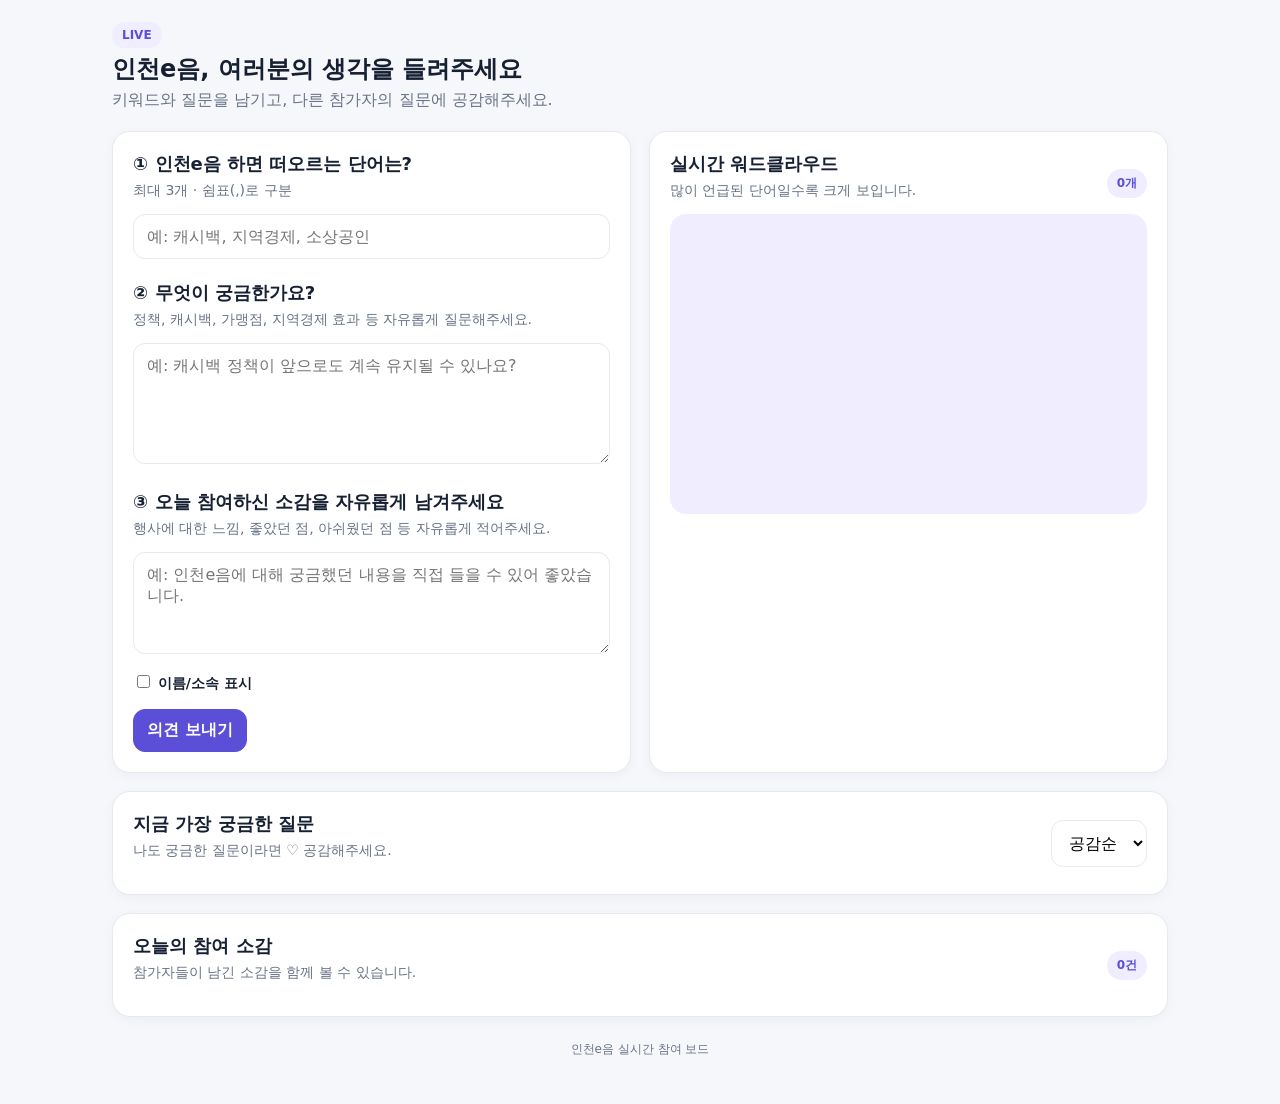
<file: index.html>
<!doctype html><html lang="ko"><head><meta charset="utf-8"><meta name="viewport" content="width=device-width,initial-scale=1"><title>인천e음 실시간 참여</title><link rel="stylesheet" href="./styles.css"></head>
<body><div class="wrap"><header class="top"><div class="brand"><span class="badge">LIVE</span><h1>인천e음, 여러분의 생각을 들려주세요</h1><p>키워드와 질문을 남기고, 다른 참가자의 질문에 공감해주세요.</p></div></header>
<div id="closed" class="notice hidden">현재 질문 접수가 마감되었습니다. 기존 질문과 워드클라우드는 계속 볼 수 있습니다.</div>
<main class="grid"><section class="card"><h2>① 인천e음 하면 떠오르는 단어는?</h2><p class="help">최대 3개 · 쉼표(,)로 구분</p><input id="keywords" placeholder="예: 캐시백, 지역경제, 소상공인">
<h2 style="margin-top:22px">② 무엇이 궁금한가요?</h2><p class="help">정책, 캐시백, 가맹점, 지역경제 효과 등 자유롭게 질문해주세요.</p><textarea id="question" rows="5" maxlength="250" placeholder="예: 캐시백 정책이 앞으로도 계속 유지될 수 있나요?"></textarea>
<h2 style="margin-top:22px">③ 오늘 참여하신 소감을 자유롭게 남겨주세요</h2><p class="help">행사에 대한 느낌, 좋았던 점, 아쉬웠던 점 등 자유롭게 적어주세요.</p><textarea id="feedback" rows="4" maxlength="500" placeholder="예: 인천e음에 대해 궁금했던 내용을 직접 들을 수 있어 좋았습니다."></textarea>
<label><input id="named" type="checkbox" style="width:auto"> 이름/소속 표시</label><input id="author" class="hidden" maxlength="30" placeholder="예: 인천시민 김OO"><div class="row" style="margin-top:16px"><button id="submit" class="primary">의견 보내기</button><span id="msg" class="help"></span></div></section>
<section class="card"><div class="between"><div><h2>실시간 워드클라우드</h2><p class="help">많이 언급된 단어일수록 크게 보입니다.</p></div><span id="count" class="badge">0개</span></div><div id="cloud" class="cloud"></div></section>
<section class="card full"><div class="between"><div><h2>지금 가장 궁금한 질문</h2><p class="help">나도 궁금한 질문이라면 ♡ 공감해주세요.</p></div><select id="sort" style="width:auto"><option value="popular">공감순</option><option value="latest">최신순</option></select></div><div id="questions" class="q-list"></div></section>
<section class="card full"><div class="between"><div><h2>오늘의 참여 소감</h2><p class="help">참가자들이 남긴 소감을 함께 볼 수 있습니다.</p></div><span id="feedbackCount" class="badge">0건</span></div><div id="feedbackList" class="q-list"></div></section></main><footer>인천e음 실시간 참여 보드</footer></div><script type="module" src="./participant.js"></script></body></html>
</file>
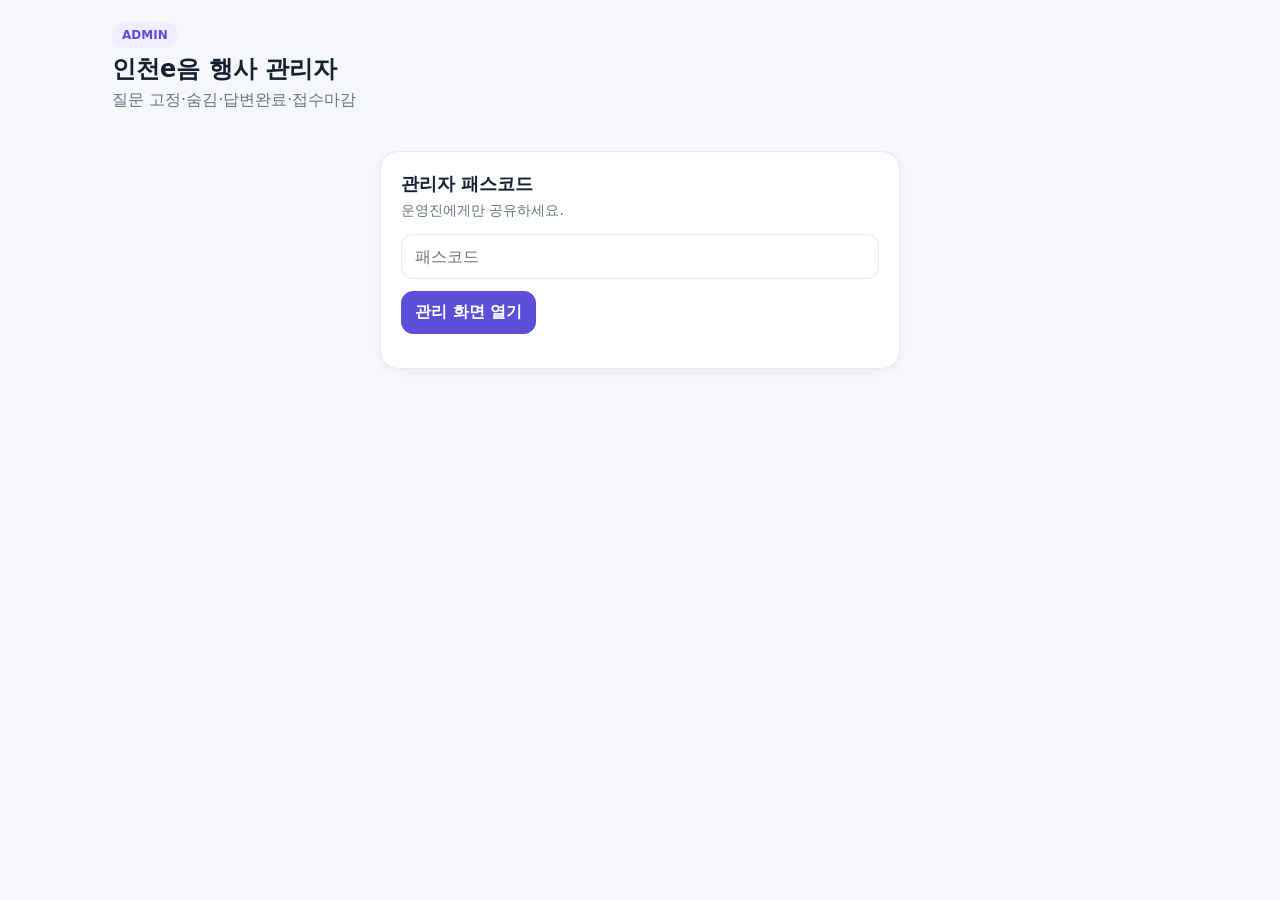
<file: admin.html>
<!doctype html><html lang="ko"><head><meta charset="utf-8"><meta name="viewport" content="width=device-width,initial-scale=1"><title>인천e음 관리자</title><link rel="stylesheet" href="./styles.css"></head><body><div class="wrap">
<header class="top"><div class="brand"><span class="badge">ADMIN</span><h1>인천e음 행사 관리자</h1><p>질문 고정·숨김·답변완료·접수마감</p></div></header>
<section id="login" class="card" style="max-width:520px;margin:40px auto"><h2>관리자 패스코드</h2><p class="help">운영진에게만 공유하세요.</p><input id="pass" type="password" placeholder="패스코드"><button id="loginBtn" class="primary" style="margin-top:12px">관리 화면 열기</button><div id="loginMsg" class="help" style="margin-top:10px"></div></section>
<main id="panel" class="hidden"><div class="stats"><div class="stat">키워드<b id="kstat">0</b></div><div class="stat">질문<b id="qstat">0</b></div><div class="stat">총 공감<b id="lstat">0</b></div></div>
<section class="card" style="margin-bottom:18px"><div class="between"><div><h2>접수 상태</h2><p id="openText" class="help"></p></div><div class="row"><button id="toggleOpen"></button><button id="reset" class="danger">전체 데이터 초기화</button></div></div></section>
<section class="grid"><div class="card"><h2>워드클라우드</h2><div id="cloud" class="cloud"></div></div><div class="card"><div class="between"><h2>질문 관리</h2><select id="sort" style="width:auto"><option value="popular">공감순</option><option value="latest">최신순</option></select></div><div id="questions" class="q-list" style="margin-top:14px"></div></div></section>
<section class="card" style="margin-top:18px"><div class="between"><div><h2>참여 소감</h2><p class="help">③번 문항에 남긴 자유 의견입니다.</p></div><span id="fstat" class="badge">0건</span></div><div id="feedbackList" class="q-list"></div></section>
</main></div><script type="module" src="./admin.js"></script></body></html>
</file>
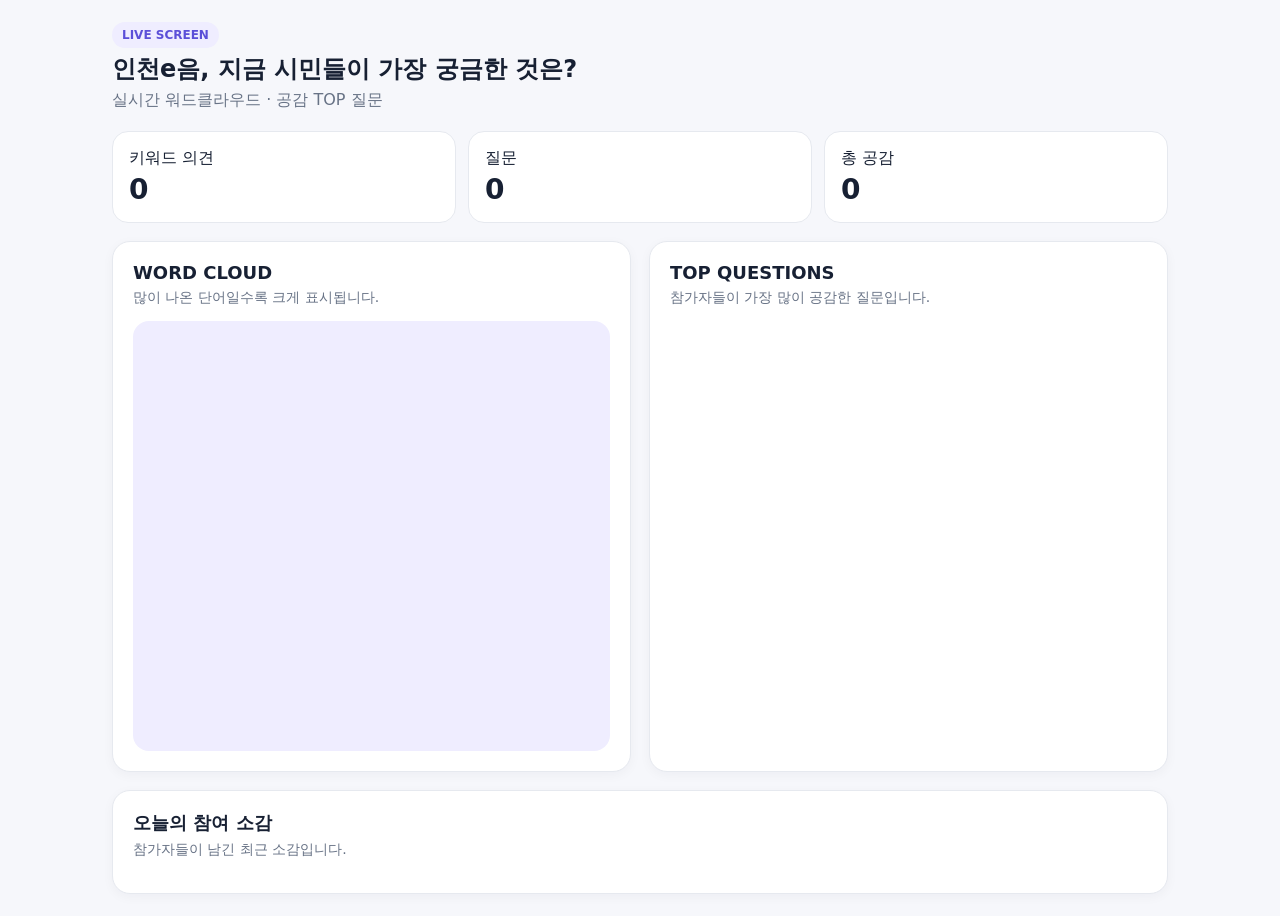
<file: live.html>
<!doctype html><html lang="ko"><head><meta charset="utf-8"><meta name="viewport" content="width=device-width,initial-scale=1"><title>인천e음 LIVE</title><link rel="stylesheet" href="./styles.css"></head><body><div class="wrap">
<header class="top"><div class="brand"><span class="badge">LIVE SCREEN</span><h1>인천e음, 지금 시민들이 가장 궁금한 것은?</h1><p>실시간 워드클라우드 · 공감 TOP 질문</p></div></header>
<div class="stats"><div class="stat">키워드 의견<b id="kstat">0</b></div><div class="stat">질문<b id="qstat">0</b></div><div class="stat">총 공감<b id="lstat">0</b></div></div>
<main class="grid"><section class="card"><h2>WORD CLOUD</h2><p class="help">많이 나온 단어일수록 크게 표시됩니다.</p><div id="cloud" class="cloud" style="min-height:430px"></div></section>
<section class="card"><h2>TOP QUESTIONS</h2><p class="help">참가자들이 가장 많이 공감한 질문입니다.</p><div id="questions" class="q-list"></div></section>
<section class="card full"><h2>오늘의 참여 소감</h2><p class="help">참가자들이 남긴 최근 소감입니다.</p><div id="feedbackList" class="q-list"></div></section></main></div><script type="module" src="./live.js"></script></body></html>
</file>
<file: styles.css>
:root{--bg:#f6f7fb;--card:#fff;--text:#172033;--muted:#687386;--line:#e6e9ef;--accent:#5b4fd8;--soft:#efedff;--danger:#c93b4b;--ok:#23865d}
*{box-sizing:border-box}body{margin:0;font-family:system-ui,-apple-system,BlinkMacSystemFont,"Segoe UI",sans-serif;background:var(--bg);color:var(--text)}
.wrap{max-width:1100px;margin:0 auto;padding:22px}.top{display:flex;justify-content:space-between;gap:18px;align-items:flex-start;margin-bottom:20px}
.brand h1{font-size:24px;margin:5px 0}.brand p{margin:0;color:var(--muted)}.badge{display:inline-block;background:var(--soft);color:var(--accent);padding:6px 10px;border-radius:999px;font-size:12px;font-weight:700}
.grid{display:grid;grid-template-columns:1fr 1fr;gap:18px}.card{background:var(--card);border:1px solid var(--line);border-radius:18px;padding:20px;box-shadow:0 3px 12px rgba(20,30,60,.04)}
h2{font-size:18px;margin:0 0 6px}.help{color:var(--muted);font-size:14px;margin:0 0 14px}label{display:block;font-weight:700;font-size:14px;margin:14px 0 7px}
input,textarea,select{width:100%;border:1px solid var(--line);border-radius:12px;padding:12px 13px;font:inherit;background:#fff}textarea{resize:vertical}
button{border:1px solid var(--line);background:#fff;border-radius:12px;padding:10px 13px;font:inherit;font-weight:700;cursor:pointer}button.primary{background:var(--accent);color:#fff;border-color:var(--accent)}
button.danger{color:var(--danger)}button:disabled{opacity:.5;cursor:not-allowed}.row{display:flex;gap:10px;align-items:center;flex-wrap:wrap}.between{display:flex;justify-content:space-between;gap:12px;align-items:center}
.cloud{min-height:300px;display:flex;align-content:center;justify-content:center;align-items:center;flex-wrap:wrap;gap:14px 20px;background:var(--soft);border-radius:16px;padding:26px}.word{line-height:1}
.q-list{display:flex;flex-direction:column;gap:12px}.q{border:1px solid var(--line);border-radius:14px;padding:15px;background:#fff}.q p{margin:8px 0 12px;line-height:1.5}.meta{font-size:12px;color:var(--muted)}
.like{white-space:nowrap}.like.done{background:var(--soft);color:var(--accent);border-color:#d9d4ff}.stats{display:grid;grid-template-columns:repeat(3,1fr);gap:12px;margin-bottom:18px}.stat{background:#fff;border:1px solid var(--line);border-radius:16px;padding:16px}.stat b{display:block;font-size:28px;margin-top:4px}
.notice{padding:12px 14px;border-radius:12px;background:#fff7e8;color:#825b13;margin-bottom:16px;font-size:14px}.ok{color:var(--ok)}.err{color:var(--danger)}.hidden{display:none!important}.admin-actions button{font-size:13px;padding:8px 10px}.full{grid-column:1/-1}footer{text-align:center;color:var(--muted);font-size:12px;padding:24px 0}
@media(max-width:760px){.grid{grid-template-columns:1fr}.stats{grid-template-columns:1fr 1fr}.top{flex-direction:column}.wrap{padding:14px}.cloud{min-height:230px}}
</file>
